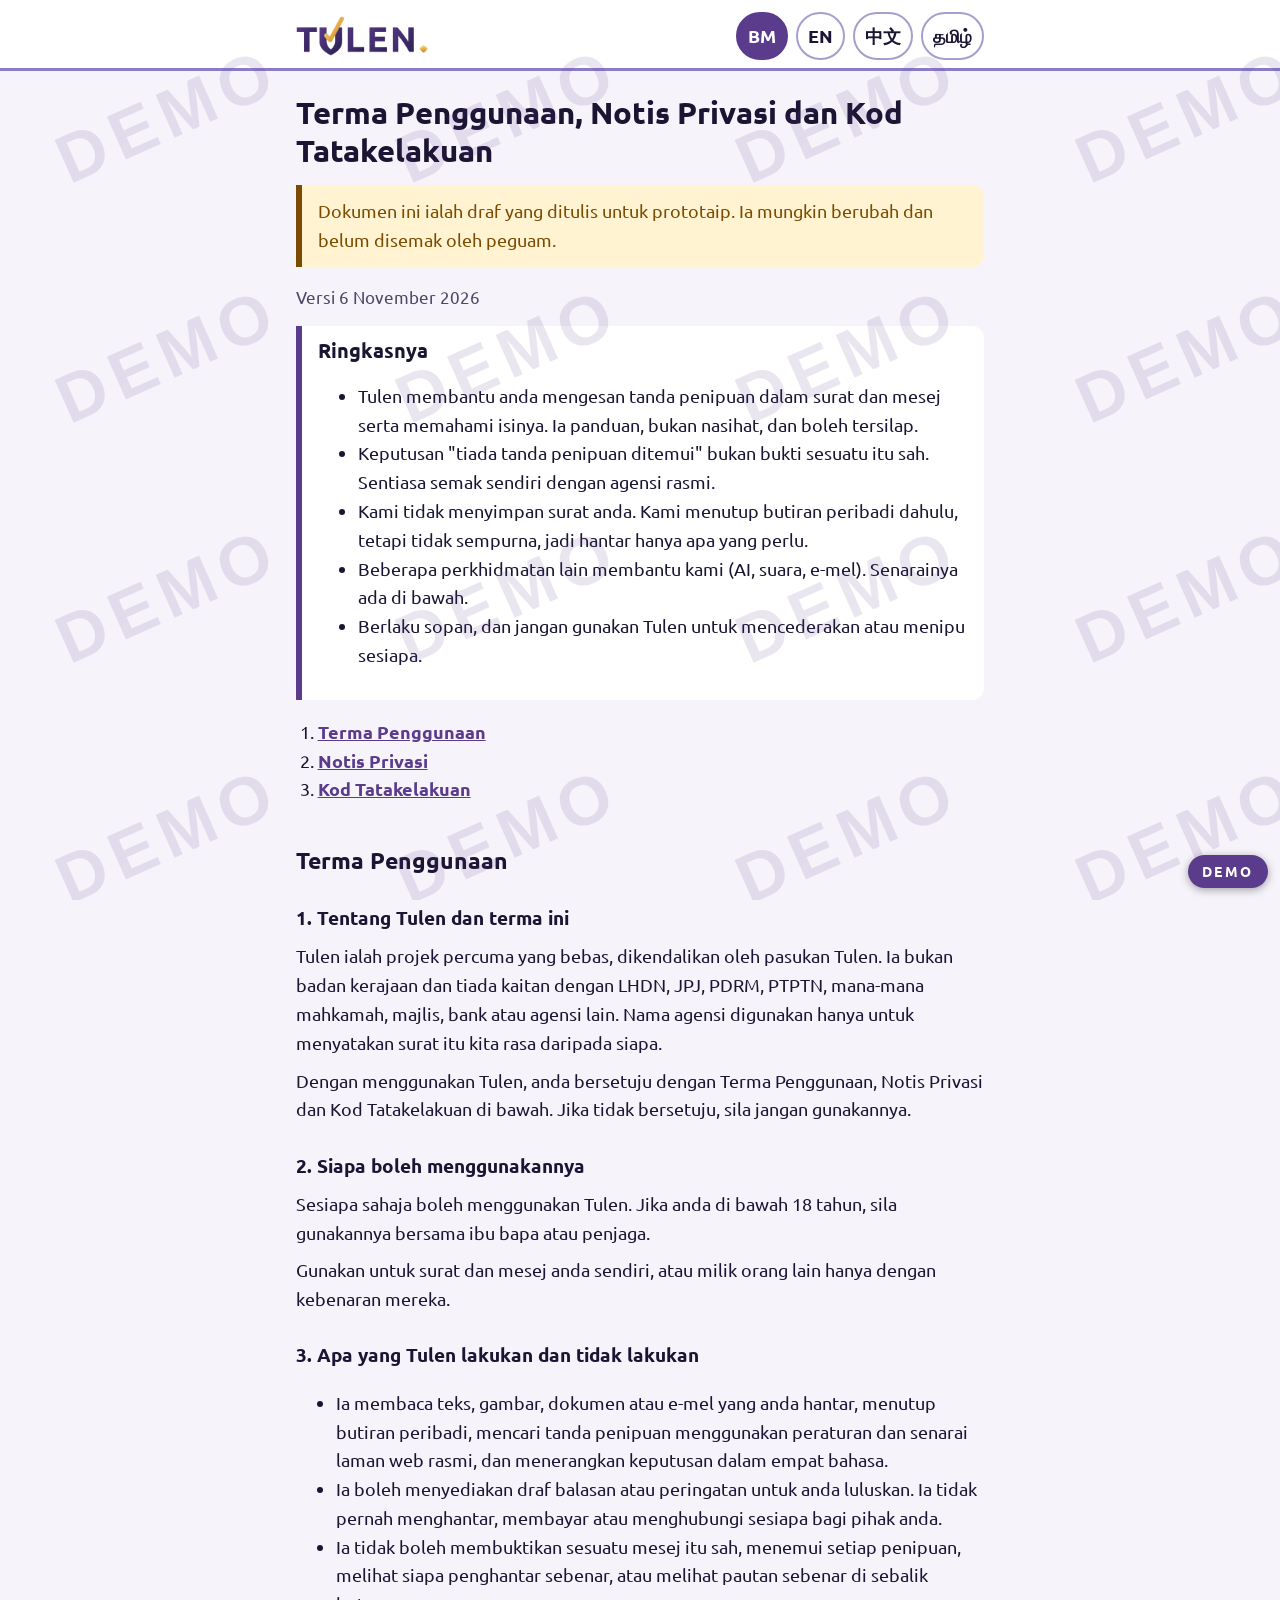
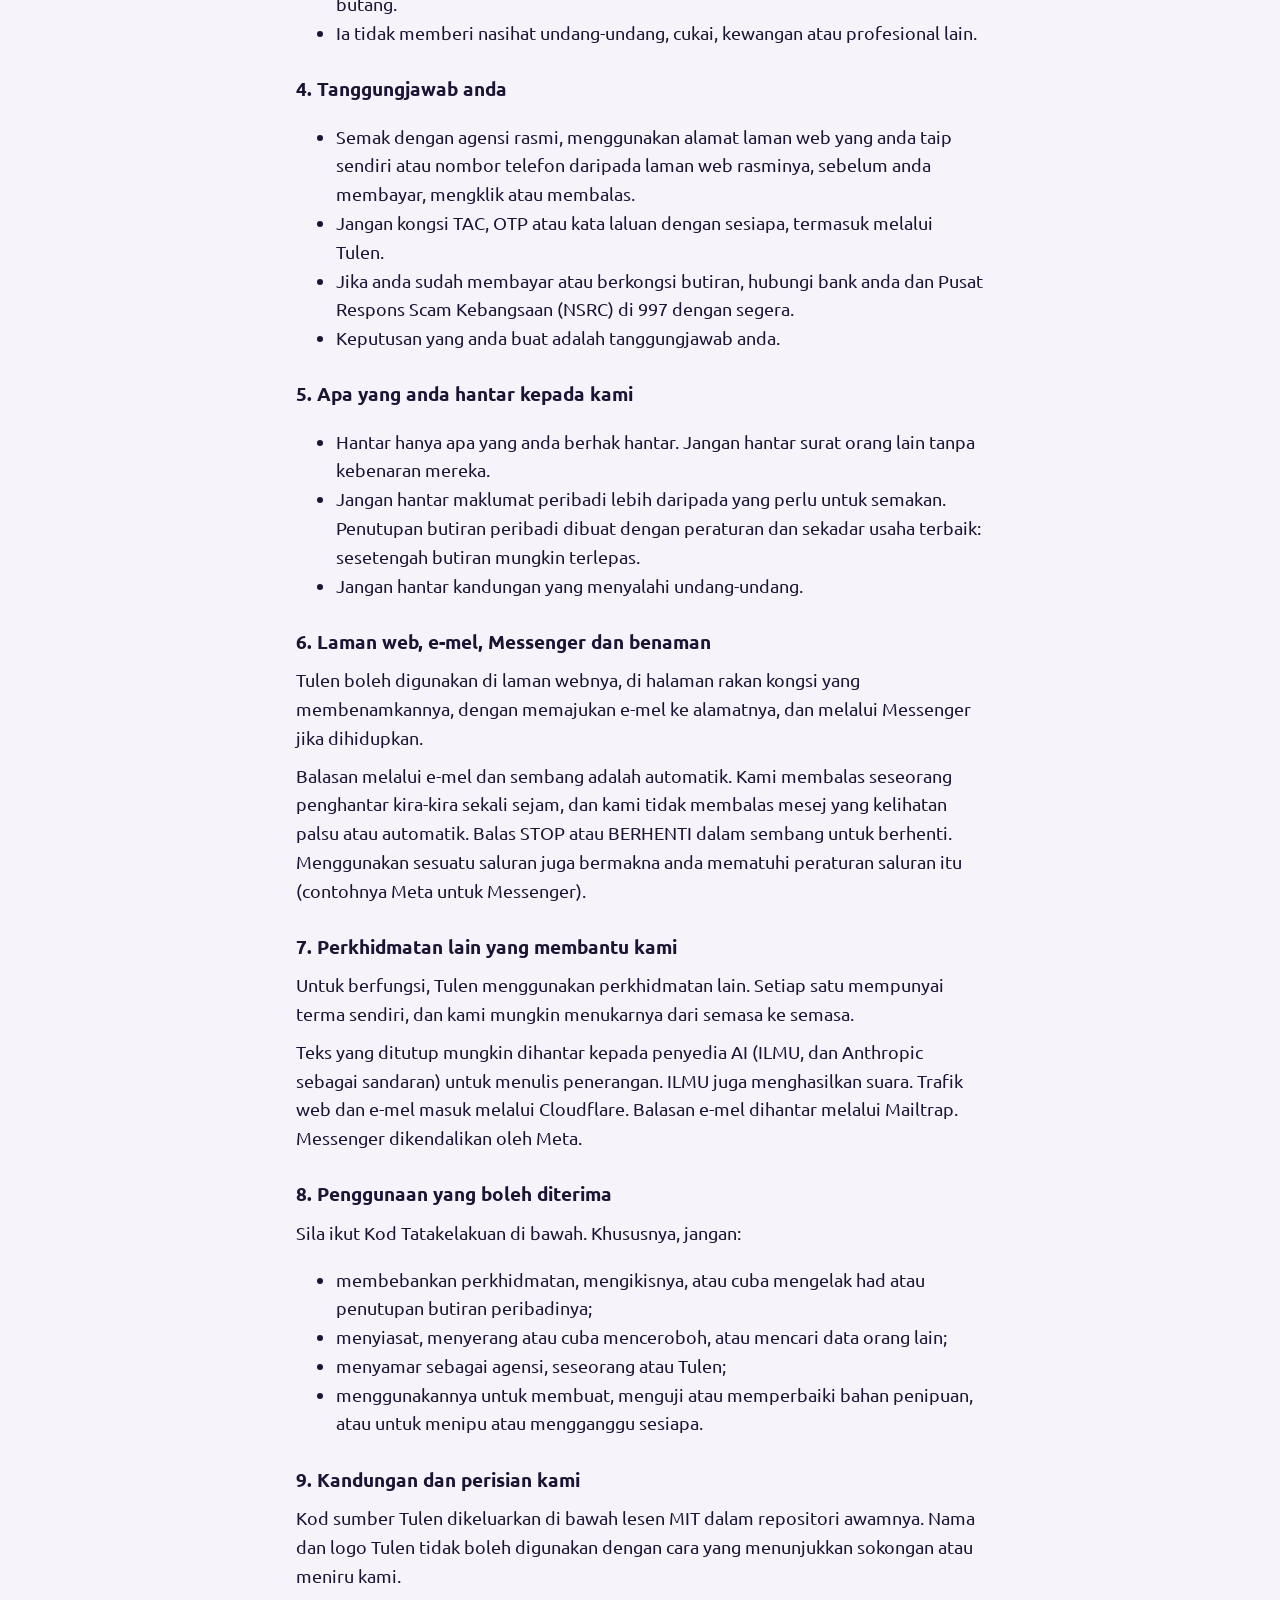
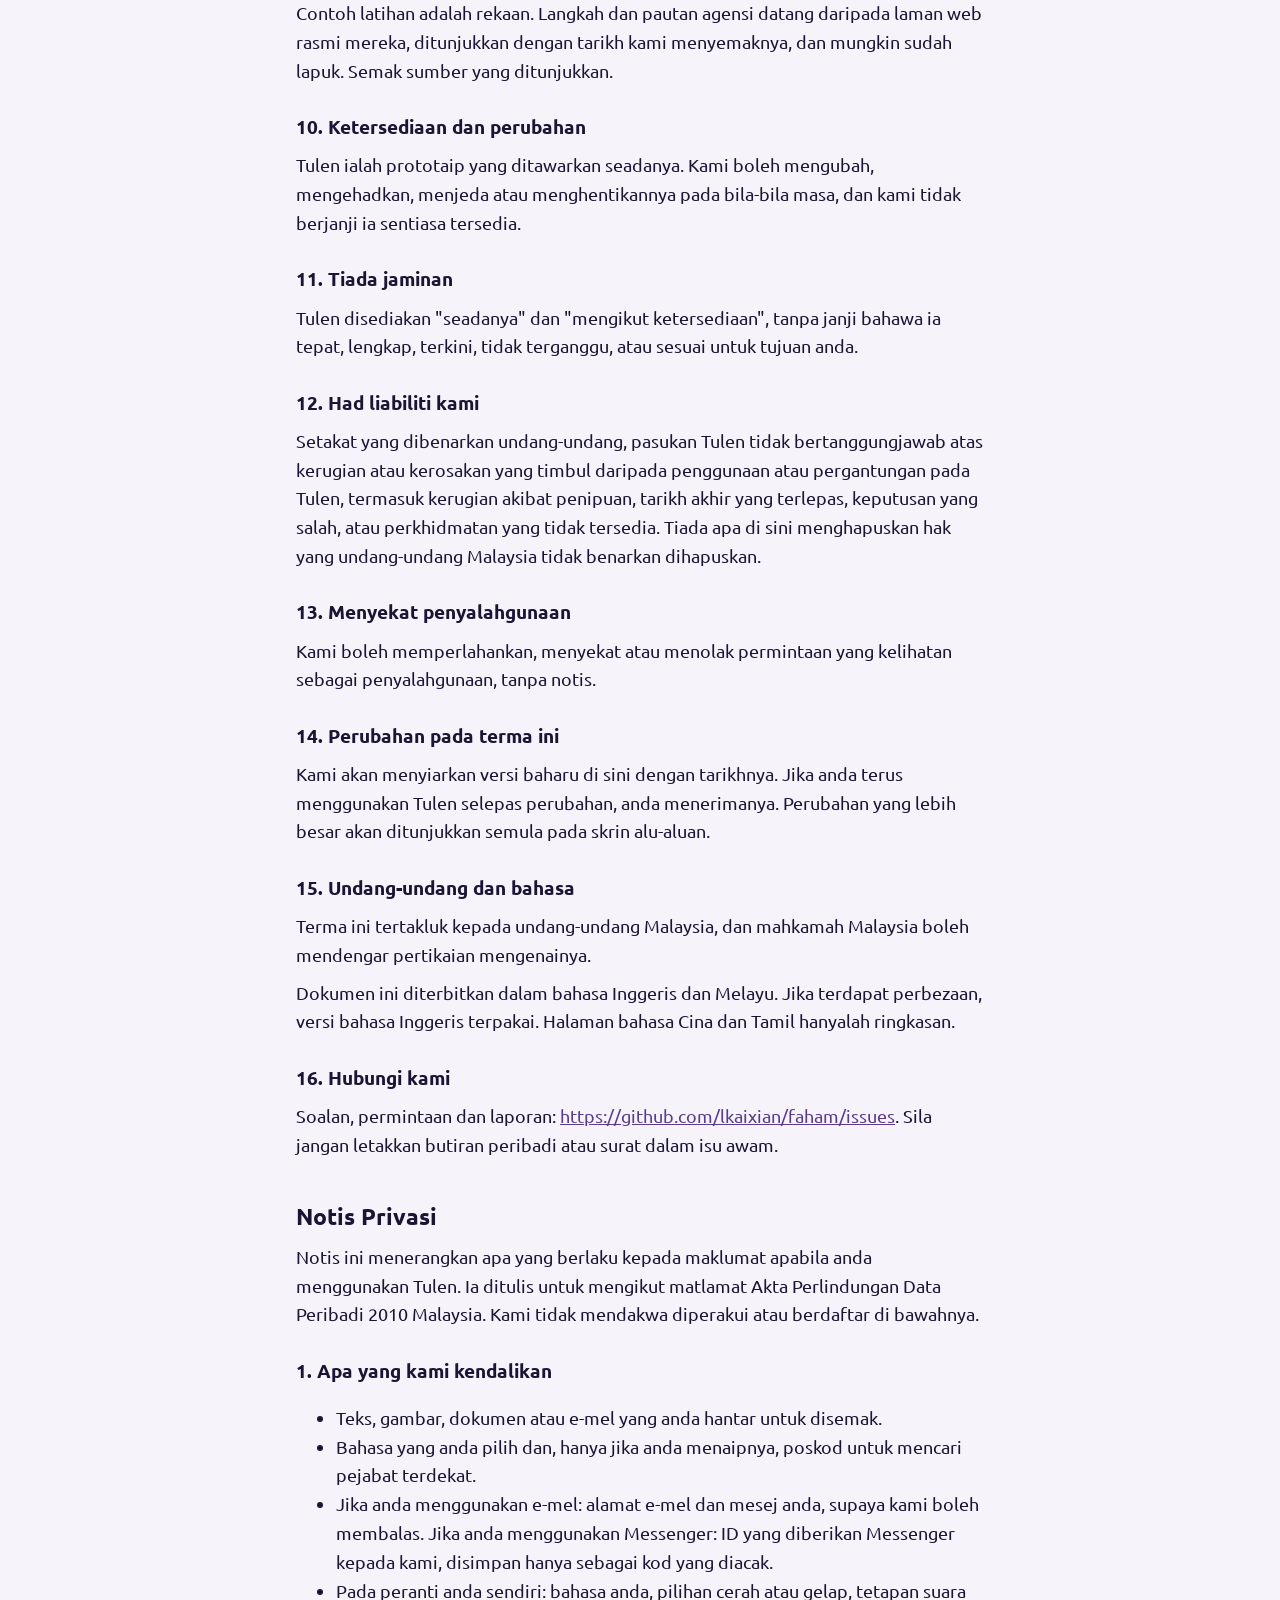
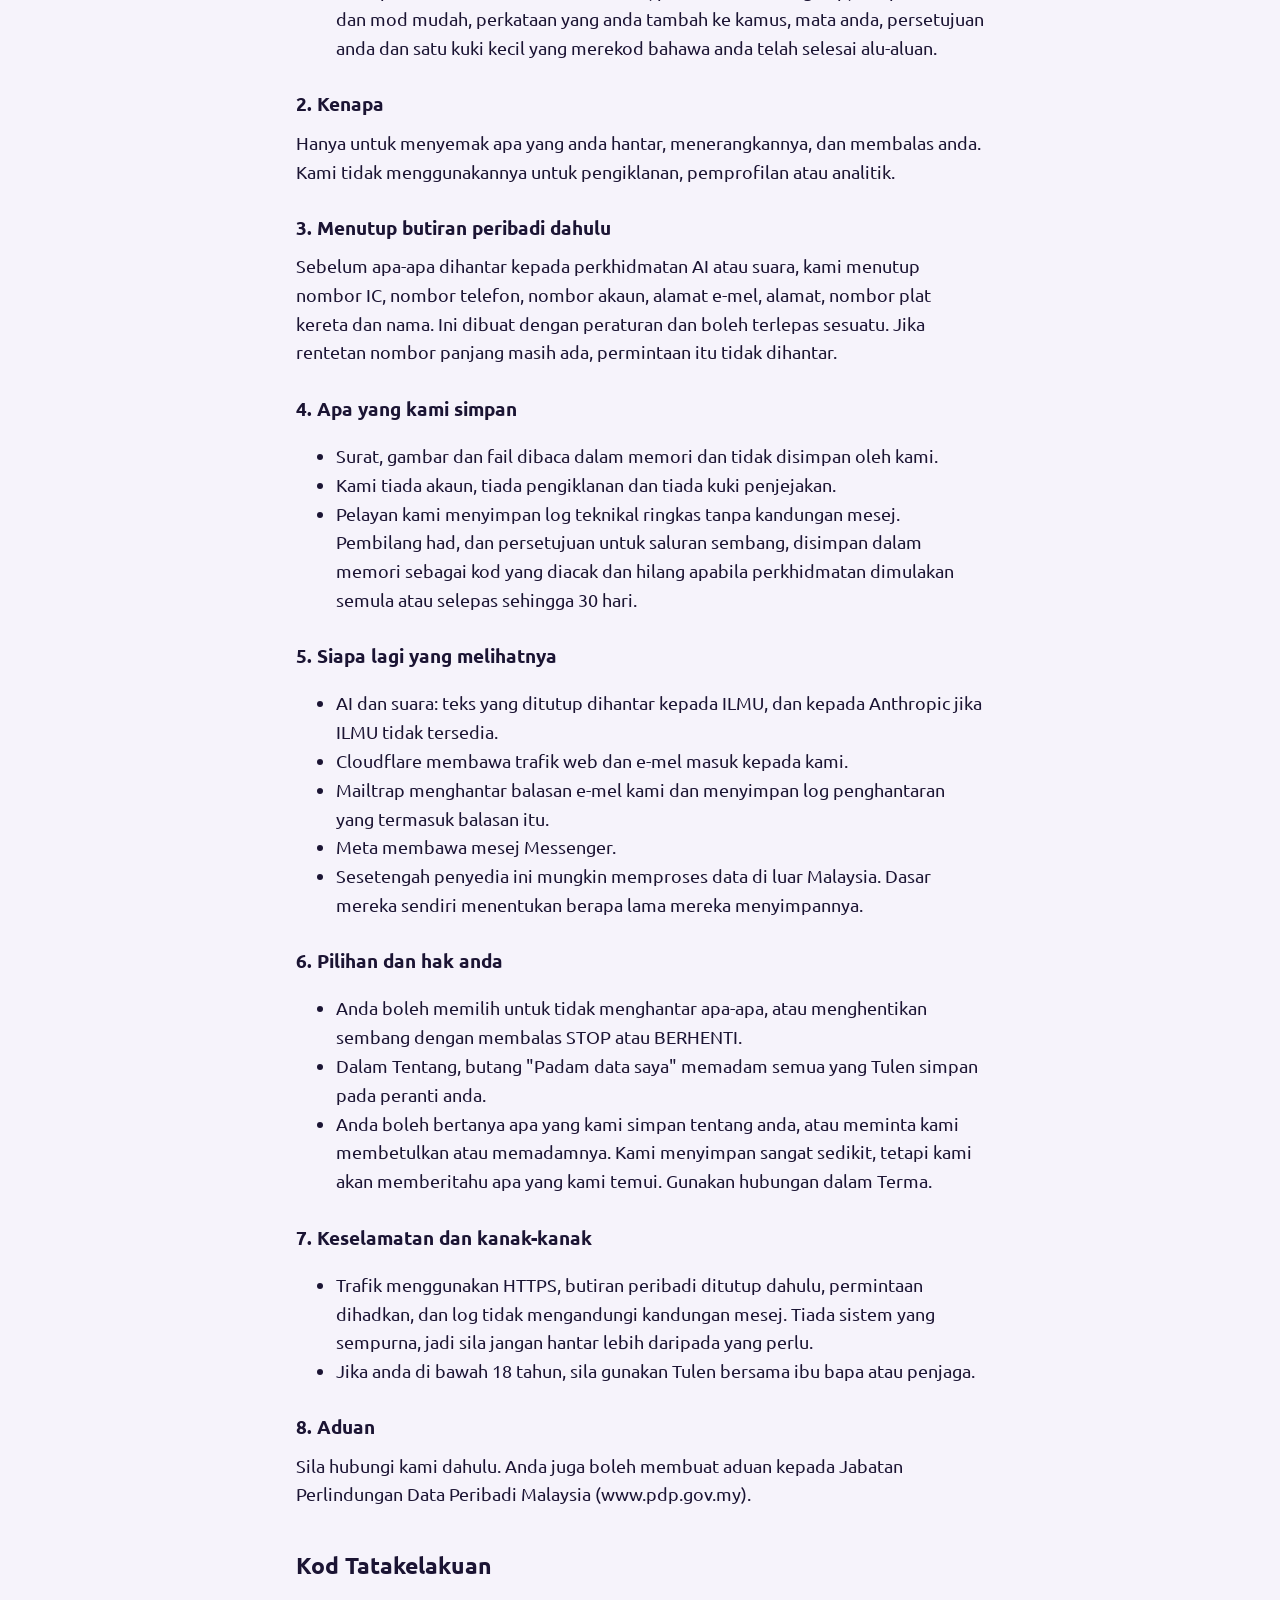
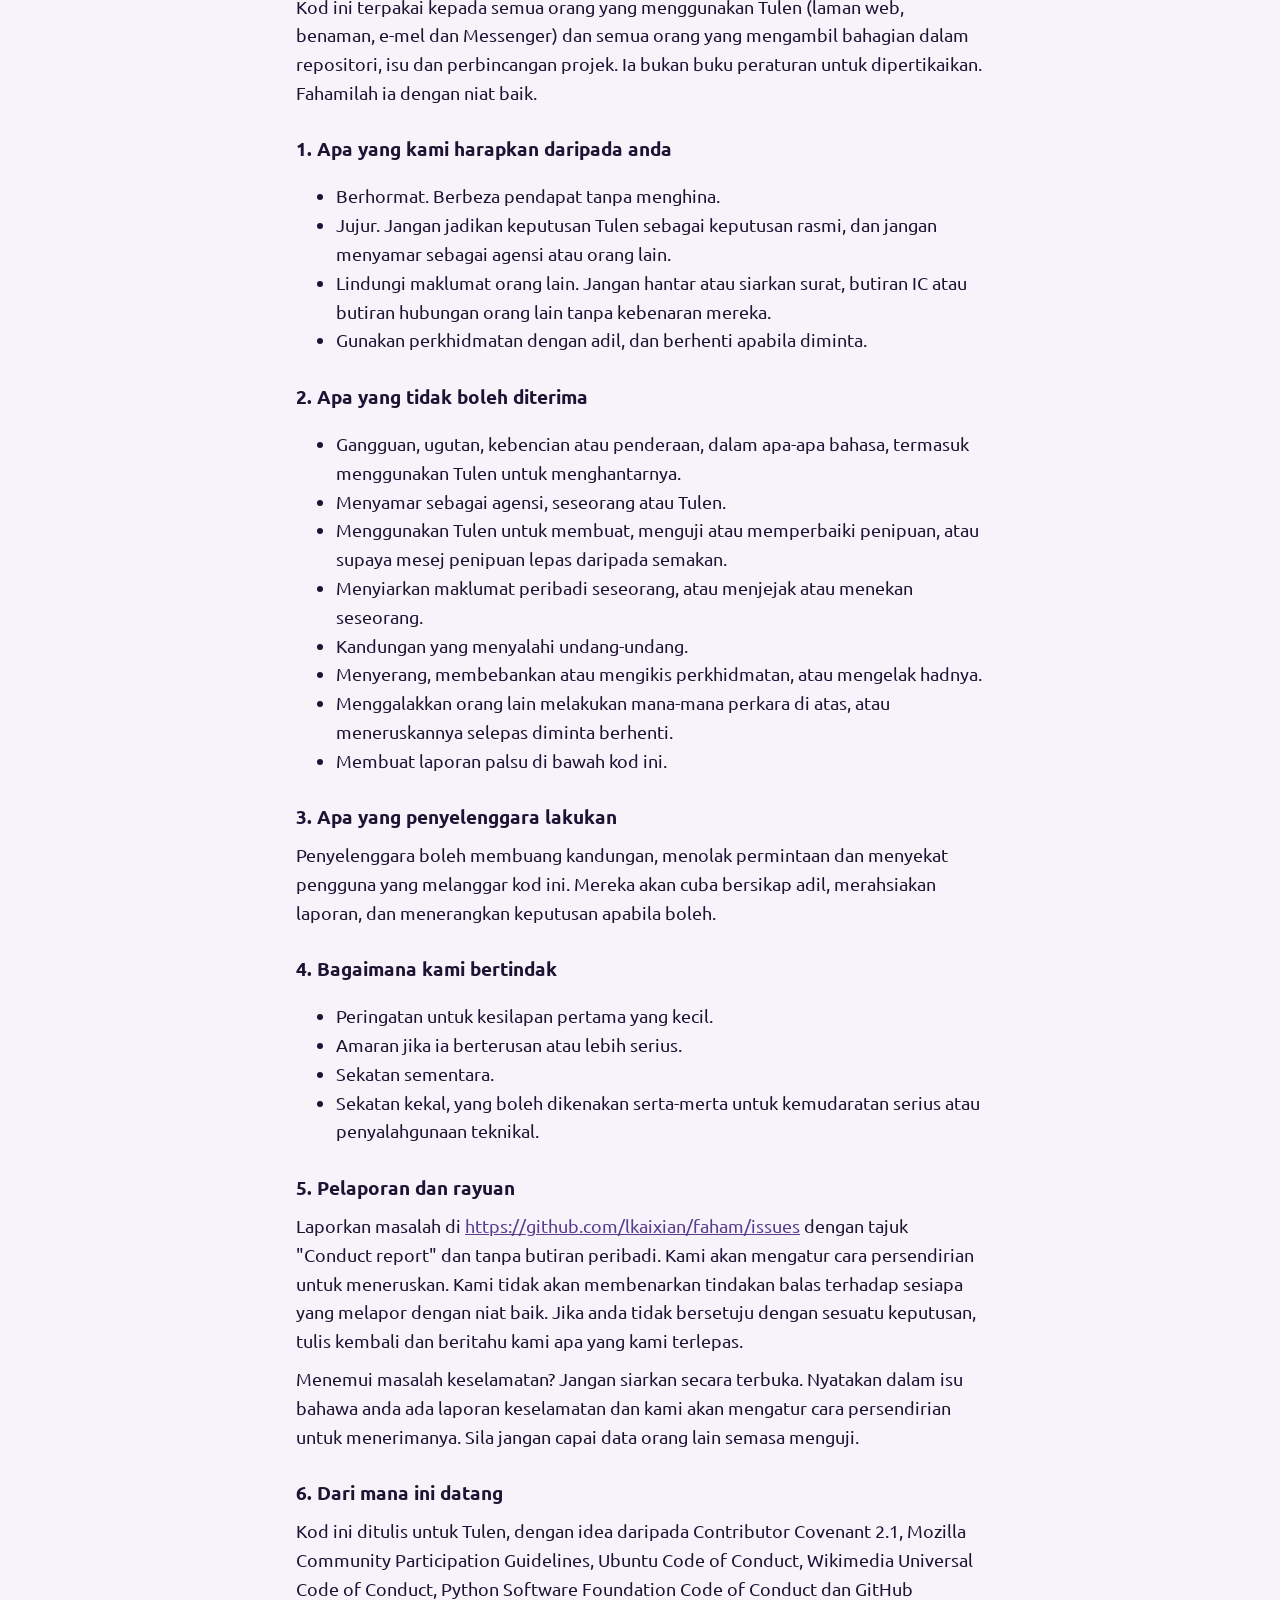
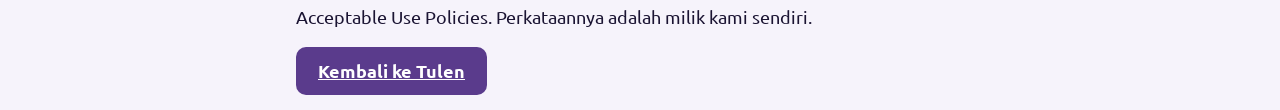
<file: frontend/terms.html>
<!doctype html>
<html lang="en">
<head>
  <meta charset="utf-8" />
  <meta name="viewport" content="width=device-width, initial-scale=1" />
  <title>Terms, Privacy and Code of Conduct · Tulen</title>
  <meta name="robots" content="noindex" />
  <link rel="icon" href="assets/img/favicon-32.png" type="image/png" sizes="32x32" />
  <link rel="icon" href="assets/img/favicon-256.png" type="image/png" sizes="256x256" />
  <link rel="apple-touch-icon" href="assets/img/apple-touch-icon.png" />
  <link rel="stylesheet" href="assets/css/fonts.css?v=2a12f096" />
  <link rel="stylesheet" href="assets/css/styles.css?v=5fc55b30" />
</head>
<body>
  <header class="top">
    <div class="wrap bar">
      <a class="brand" href="./"><img class="logo logo-l" src="assets/img/tulen-wordmark-light.png" alt="Tulen logo" width="132" height="40" /><img class="logo logo-d" src="assets/img/tulen-wordmark-dark.png" alt="Tulen logo" width="132" height="40" /></a>
      <div class="ctrls"><div class="chips uilang" id="uiChips" role="group"></div></div>
    </div>
  </header>
  <main class="wrap" id="main">
    <h1 id="tmTitle"></h1>
    <p class="note warn" id="tmDraft"></p>
    <div id="tmBody"></div>
    <p><a class="btn btn-primary" id="tmBack" href="./"></a></p>
  </main>
  <noscript><p class="wrap">This page needs JavaScript to show its text. Terms: use Tulen at your own risk; it gives guidance, not legal advice; always check with the official agency before you pay or act.</p></noscript>
  <script src="assets/js/i18n.js?v=5352ee0c"></script>
  <script src="assets/js/terms.js?v=0ba3caf0"></script>
</body>
</html>
</file>
<file: frontend/assets/css/fonts.css>
/* Ubuntu (SIL Ubuntu Font Licence 1.0), self-hosted so no visitor's address is sent to a font CDN. Latin only;
   Chinese and Tamil fall back to the system fonts listed in --font. */
@font-face { font-family: "Ubuntu"; font-style: normal; font-weight: 400; font-display: swap; src: url(../fonts/ubuntu-latin-ext-400.woff2) format("woff2"); unicode-range: U+0100-02BA, U+02BD-02C5, U+02C7-02CC, U+02CE-02D7, U+02DD-02FF, U+0304, U+0308, U+0329, U+1D00-1DBF, U+1E00-1E9F, U+1EF2-1EFF, U+2020, U+20A0-20AB, U+20AD-20C4, U+2113, U+2C60-2C7F, U+A720-A7FF; }
@font-face { font-family: "Ubuntu"; font-style: normal; font-weight: 400; font-display: swap; src: url(../fonts/ubuntu-latin-400.woff2) format("woff2"); unicode-range: U+0000-00FF, U+0131, U+0152-0153, U+02BB-02BC, U+02C6, U+02DA, U+02DC, U+0304, U+0308, U+0329, U+2000-206F, U+20AC, U+2122, U+2191, U+2193, U+2212, U+2215, U+FEFF, U+FFFD; }
@font-face { font-family: "Ubuntu"; font-style: normal; font-weight: 500; font-display: swap; src: url(../fonts/ubuntu-latin-ext-500.woff2) format("woff2"); unicode-range: U+0100-02BA, U+02BD-02C5, U+02C7-02CC, U+02CE-02D7, U+02DD-02FF, U+0304, U+0308, U+0329, U+1D00-1DBF, U+1E00-1E9F, U+1EF2-1EFF, U+2020, U+20A0-20AB, U+20AD-20C4, U+2113, U+2C60-2C7F, U+A720-A7FF; }
@font-face { font-family: "Ubuntu"; font-style: normal; font-weight: 500; font-display: swap; src: url(../fonts/ubuntu-latin-500.woff2) format("woff2"); unicode-range: U+0000-00FF, U+0131, U+0152-0153, U+02BB-02BC, U+02C6, U+02DA, U+02DC, U+0304, U+0308, U+0329, U+2000-206F, U+20AC, U+2122, U+2191, U+2193, U+2212, U+2215, U+FEFF, U+FFFD; }
@font-face { font-family: "Ubuntu"; font-style: normal; font-weight: 700; font-display: swap; src: url(../fonts/ubuntu-latin-ext-700.woff2) format("woff2"); unicode-range: U+0100-02BA, U+02BD-02C5, U+02C7-02CC, U+02CE-02D7, U+02DD-02FF, U+0304, U+0308, U+0329, U+1D00-1DBF, U+1E00-1E9F, U+1EF2-1EFF, U+2020, U+20A0-20AB, U+20AD-20C4, U+2113, U+2C60-2C7F, U+A720-A7FF; }
@font-face { font-family: "Ubuntu"; font-style: normal; font-weight: 700; font-display: swap; src: url(../fonts/ubuntu-latin-700.woff2) format("woff2"); unicode-range: U+0000-00FF, U+0131, U+0152-0153, U+02BB-02BC, U+02C6, U+02DA, U+02DC, U+0304, U+0308, U+0329, U+2000-206F, U+20AC, U+2122, U+2191, U+2193, U+2212, U+2215, U+FEFF, U+FFFD; }
</file>
<file: frontend/assets/css/styles.css>
/* Design decisions (public-service tool; ENERGY 1 / RHYTHM 2 / MOTION 1). One reason each.
   - Ubuntu (self-hosted, Latin only, 3 weights, about 220 KB): friendly and very legible for older readers; no third-party request.
     Chinese and Tamil use the device fonts listed after it.
   - 18px base and 1.6 line height: older readers on small screens.
   - One deep teal accent (7:1 on white): calm and institutional; used only for actions, links and focus.
   - Red, amber and green-grey are reserved for verdicts and always sit beside an icon and words, never color alone.
   - Flat cards with one 12px radius, only around groups of related fields; the page itself stays plain.
   - Single 720px column, no sidebar or grid: one task per screen, easy to read aloud and to follow with a screen reader.
   - Gradients only in the phone layer (header, menu sheet, hero card, primary button), taken from the logo's plum and gold.
     No blur, orbs or emoji; icons are inline SVG using currentColor so they follow the theme.
   - Tap targets are at least 48px (seniors, shaky hands) so thumbs and shaky hands hit them first time.
   - Motion (dial 2): short opacity fades between pages, one 220ms rise for the result, one ring on the verdict, smooth accordions,
     press feedback, toast fade, a calm 4-stage progress bar. Each explains state or confirms an action. All off under prefers-reduced-motion.
   - Dark theme is a swap of the color tokens below, not a second design.
*/
:root {
  --bg: #f6f3fb; --surface: #ffffff; --text: #1b1433; --muted: #4d4768; --line: #a79ece;
  --accent: #5a3b8c; --on-accent: #ffffff; --link: #5a3b8c; --plum: #2a1e4d; --lavender: #8b7cc7;
  --bad: #a3190f; --bad-bg: #fdecea; --warn: #7a4b00; --warn-bg: #fff3d1; --ok: #1d5a3a; --ok-bg: #e6f2ec;
  --r: 12px; --font: "Ubuntu", system-ui, -apple-system, "Segoe UI", Roboto, "Noto Sans", "Noto Sans SC", "PingFang SC", "Microsoft YaHei", "Noto Sans Tamil", "Latha", "Nirmala UI", sans-serif;
}
[data-theme="dark"] {
  --bg: #0e0b1d; --surface: #1a1433; --text: #ece9f7; --muted: #b7b0d6; --line: #675c9c;
  --accent: #a99be0; --on-accent: #150f2b; --link: #c9c2e3; --plum: #2a1e4d; --lavender: #8b7cc7;
  --bad: #ffb4ab; --bad-bg: #3b1a18; --warn: #ffd27a; --warn-bg: #3a2c0a; --ok: #8fdcb0; --ok-bg: #12301f;
}
* { box-sizing: border-box; }
html { font-size: 18px; -webkit-text-size-adjust: 100%; }
html { interpolate-size: allow-keywords; }
html[lang="zh"] body { line-height: 1.7; }
html[lang="ta"] body { line-height: 1.85; }
html[lang="ta"] h1 { font-size: 1.45rem; }
html[lang="ta"] h1, html[lang="ta"] h2 { line-height: 1.45; }
html[lang="ta"] .btn, html[lang="ta"] .chip, html[lang="ta"] .top nav a { line-height: 1.5; }
body { margin: 0; background: var(--bg); color: var(--text); font: 1rem/1.6 var(--font); }
[hidden] { display: none !important; }
a { color: var(--link); }
h1 { font-size: 1.7rem; line-height: 1.25; margin: 1.2rem 0 .5rem; }
h2 { font-size: 1.3rem; line-height: 1.3; margin: 1.8rem 0 .6rem; }
h2.h3 { font-size: 1.1rem; margin: .2rem 0 .6rem; }
p { margin: .5rem 0; }
.alt { display: block; font-size: 1.05rem; font-weight: 500; color: var(--muted); }
.lead { font-size: 1.05rem; }
.muted { color: var(--muted); font-size: .95rem; }
.wrap { max-width: 720px; margin: 0 auto; padding: 0 16px; }
.skip { position: absolute; left: -999px; top: 8px; background: var(--accent); color: var(--on-accent); padding: 10px 14px; border-radius: 8px; z-index: 10; }
.skip:focus { left: 8px; }
:focus-visible { outline: 3px solid var(--accent); outline-offset: 2px; }
[data-theme="dark"] :focus-visible { outline-color: #fff; }
main { padding-bottom: 32px; }
main:focus { outline: none; }
h1:focus, h2:focus { outline: none; }

/* header */
.top { background: var(--surface); border-bottom: 3px solid var(--lavender); }
.bar { display: flex; align-items: center; gap: 10px; min-height: 56px; flex-wrap: wrap; padding-block: 12px 8px; }
.brand { font-weight: 800; font-size: 1.3rem; letter-spacing: .04em; color: var(--accent); text-decoration: none; min-height: 48px; display: inline-flex; align-items: center; }
.brand { margin-right: auto; gap: 10px; }
.logo { height: 40px; width: auto; display: block; }
.logo-d, [data-theme="dark"] .logo-l { display: none; }
[data-theme="dark"] .logo-d { display: block; }
.mode { order: 3; flex-basis: 100%; display: flex; flex-wrap: wrap; gap: 6px; font-size: .85rem; color: var(--muted); padding-bottom: 6px; }
.pill { display: inline-flex; align-items: center; gap: 6px; padding: 2px 10px; border: 1px solid var(--line); border-radius: 999px; background: var(--bg); color: var(--text); }
.pill i { width: 9px; height: 9px; border-radius: 50%; background: var(--muted); flex: none; }
.pill[data-s="on"] i { background: var(--ok); }
.pill[data-s="off"] i { background: var(--warn); }
.top nav { display: flex; flex-wrap: wrap; gap: 4px; padding-bottom: 8px; }
.top nav a { min-height: 48px; display: inline-flex; align-items: center; padding: 0 12px; border-radius: 8px; text-decoration: none; color: var(--text); font-weight: 600; }
.top nav a[aria-current="page"] { background: var(--accent); color: var(--on-accent); }

/* buttons */
.btn { font: inherit; font-weight: 600; min-height: 48px; padding: 0 20px; border-radius: 10px; border: 2px solid transparent; cursor: pointer; display: inline-flex; align-items: center; justify-content: center; gap: 8px; margin: 6px 8px 6px 0; text-align: center; }
.btn svg { width: 20px; height: 20px; fill: none; stroke: currentColor; stroke-width: 2; stroke-linecap: round; stroke-linejoin: round; }
.btn-primary { background: var(--accent); color: var(--on-accent); }
.btn-secondary { background: transparent; color: var(--link); border-color: var(--accent); }
.btn-quiet { background: transparent; color: var(--text); border-color: var(--line); min-height: 48px; }
.btn-big { min-height: 56px; font-size: 1.1rem; }
.btn:disabled { opacity: .55; cursor: not-allowed; }
.bar .btn { margin: 0; }
.ctrls { display: flex; flex-direction: column; align-items: flex-end; gap: 6px; flex: 1 1 0; min-width: 0; }
.tools { display: flex; flex-wrap: wrap; justify-content: flex-end; gap: 6px; }   /* Easy mode, theme and voice stay together on their own row */
.ctrls .btn { min-height: 44px; padding: 0 12px; gap: 6px; }
@media (max-width: 520px) { .ctrls { flex-basis: 100%; align-items: flex-start; } .tools { justify-content: flex-start; } }
.uilang { gap: 6px; }
.uilang .chip { min-width: 44px; padding: 0 10px; }

/* form */
.card { background: var(--surface); border: 1px solid var(--line); border-radius: var(--r); padding: 18px; margin: 16px 0; }
label, .label { display: block; font-weight: 600; margin: 14px 0 6px; }
label:first-child { margin-top: 0; }
textarea, input[type="text"], input[type="search"], select { width: 100%; font: inherit; color: var(--text); background: var(--bg); border: 2px solid var(--line); border-radius: 10px; padding: 10px 12px; min-height: 48px; }
textarea { resize: vertical; }
input[type="file"] { width: 100%; font: inherit; }
input[type="file"]::file-selector-button { font: inherit; font-weight: 600; min-height: 48px; margin-right: 12px; padding: 0 16px; border-radius: 10px; border: 2px solid var(--accent); background: transparent; color: var(--link); cursor: pointer; }
textarea:disabled, input:disabled, select:disabled { opacity: .55; }
.row2 { display: grid; gap: 0 20px; }
@media (min-width: 600px) { .row2 { grid-template-columns: 1fr 1fr; } }
.chips { display: flex; flex-wrap: wrap; gap: 8px; }
.chip { font: inherit; font-weight: 600; min-height: 48px; min-width: 56px; padding: 0 16px; border-radius: 999px; border: 2px solid var(--line); background: transparent; color: var(--text); cursor: pointer; }
.chip[aria-pressed="true"] { background: var(--accent); border-color: var(--accent); color: var(--on-accent); }
.consent { margin-top: 16px; }
.tick { display: flex; gap: 12px; align-items: flex-start; font-weight: 400; margin: 0; }
.tick input { width: 28px; height: 28px; flex: none; margin: 2px 0 0; accent-color: var(--accent); }
.more { margin: 8px 0 0 40px; }
.more summary, details.more summary { cursor: pointer; min-height: 48px; display: flex; align-items: center; color: var(--link); text-decoration: underline; font-weight: 600; }
.err { color: var(--bad); font-weight: 600; margin: 12px 0 4px; }
.err:empty { display: none; }
.errbox .btn { margin-top: 0; }
.meta { display: flex; justify-content: space-between; gap: 12px; font-size: .9rem; margin: 4px 0 0; }
.vh { color: var(--muted); } .vh.warn { color: var(--warn); font-weight: 600; } .vh.good { color: var(--ok); }
.cnt { color: var(--muted); white-space: nowrap; }
textarea[aria-invalid="true"] { border-color: var(--warn); }
.hint { display: flex; flex-wrap: wrap; gap: 8px 20px; list-style: none; counter-reset: h; padding: 0; margin: 12px 0; }
.hint li { counter-increment: h; display: flex; align-items: center; gap: 8px; font-weight: 600; }
.hint li::before { content: counter(h); flex: none; width: 28px; height: 28px; border-radius: 50%; background: var(--accent); color: var(--on-accent); display: inline-flex; align-items: center; justify-content: center; font-size: .9rem; }

/* staged progress and skeletons */
.busy { padding: 8px 0 16px; }
.busy p { font-weight: 600; margin: 8px 0; }
.stages { list-style: none; display: grid; grid-template-columns: repeat(4, 1fr); gap: 6px; padding: 0; margin: 8px 0 14px; }
.stages li { border-top: 6px solid var(--line); padding-top: 4px; font-size: .85rem; color: var(--muted); transition: border-color .4s, color .4s; }
.stages li.done { border-color: var(--accent); }
.stages li.now { border-color: var(--accent); color: var(--text); font-weight: 700; }
.skel { height: 16px; border-radius: 8px; background: var(--line); opacity: .5; margin: 10px 0; animation: pulse 1.4s ease-in-out infinite; }
.skel.s2 { width: 80%; } .skel.s3 { width: 60%; }
@keyframes pulse { 50% { opacity: .22; } }
.note { border-left: 6px solid var(--accent); background: var(--surface); padding: 12px 16px; border-radius: 0 var(--r) var(--r) 0; margin: 16px 0; }
.note.warn { border-color: var(--warn); background: var(--warn-bg); color: var(--warn); }
.note.bad { border-color: var(--bad); background: var(--bad-bg); color: var(--bad); }
.note.bad a { color: inherit; font-weight: 700; }

/* examples */
details.ex { margin: 20px 0; }
details.ex > summary { cursor: pointer; min-height: 48px; display: flex; align-items: center; font-weight: 600; color: var(--link); text-decoration: underline; }
.examples { display: grid; gap: 10px; }
@media (min-width: 600px) { .examples { grid-template-columns: 1fr 1fr; } }
.example { font: inherit; text-align: left; min-height: 64px; padding: 10px 16px; border-radius: var(--r); border: 2px solid var(--line); background: var(--surface); color: var(--text); cursor: pointer; }
.example b { display: block; }
.example span { color: var(--muted); font-size: .9rem; }
.example:hover { border-color: var(--accent); }

/* verdict */
.verdict { display: flex; gap: 14px; align-items: flex-start; padding: 18px; border-radius: var(--r); border: 2px solid var(--c); border-left-width: 10px; background: var(--cb); color: var(--c); margin: 12px 0; }
.verdict svg, .ob-ico svg { width: 44px; height: 44px; flex: none; fill: none; stroke: currentColor; stroke-width: 2; stroke-linecap: round; stroke-linejoin: round; }
.verdict h1 { margin: 0 0 4px; font-size: 1.45rem; color: var(--c); }
.verdict p { margin: 0; color: var(--text); }
.v-likely_scam { --c: var(--bad); --cb: var(--bad-bg); }
.v-caution { --c: var(--warn); --cb: var(--warn-bg); }
.v-no_signals { --c: var(--ok); --cb: var(--ok-bg); }
.verdict.fresh { animation: ring .9s ease-out 1; }
@keyframes ring { from { box-shadow: 0 0 0 0 color-mix(in srgb, var(--c) 45%, transparent); } to { box-shadow: 0 0 0 10px transparent; } }
.rbar { position: sticky; top: 0; z-index: 5; display: flex; gap: 8px; padding: 8px 0; background: var(--bg); border-bottom: 1px solid var(--line); }
.rbar .btn { margin: 0; flex: 1; min-width: 0; padding: 0 12px; }
.vnote:empty { display: none; }
.next { border-width: 2px; border-color: var(--accent); }
.next-step { font-size: 1.15rem; font-weight: 600; margin: 4px 0 8px; }
.next .btn { margin-bottom: 0; }
.tag { display: inline-block; font-size: .8rem; font-weight: 700; border: 1px solid currentColor; border-radius: 6px; padding: 0 8px; margin-right: 8px; }

/* expandable groups */
details.grp { background: var(--surface); border: 1px solid var(--line); border-radius: var(--r); margin: 12px 0; }
details.grp > summary { list-style: none; cursor: pointer; min-height: 56px; padding: 0 18px; display: flex; align-items: center; justify-content: space-between; gap: 12px; }
details.grp > summary::-webkit-details-marker { display: none; }
details.grp > summary h2 { margin: 0; font-size: 1.15rem; }
details.grp > summary::after { content: ""; flex: none; width: .55em; height: .55em; border: solid var(--accent); border-width: 0 3px 3px 0; transform: rotate(45deg); transition: transform .2s; }
details.grp[open] > summary::after { transform: rotate(-135deg); }
.gbody { padding: 0 18px 14px; }
.gbody .btn { margin-bottom: 0; }

/* lists */
.reasons { list-style: none; padding: 0; margin: 0; }
.reasons li { display: flex; gap: 12px; padding: 12px 0; border-bottom: 1px solid var(--line); }
.reasons li:last-child { border: 0; }
.reasons svg { width: 26px; height: 26px; flex: none; fill: none; stroke: currentColor; stroke-width: 2; stroke-linecap: round; stroke-linejoin: round; margin-top: 2px; }
.r-risk svg, .r-risk .rk { color: var(--bad); }
.r-ok svg, .r-ok .rk { color: var(--ok); }
.r-info svg, .r-info .rk { color: var(--muted); }
.rk { display: block; font-weight: 700; font-size: .85rem; text-transform: uppercase; letter-spacing: .04em; }
ol.steps { padding-left: 1.4rem; margin: 8px 0; }
ol.steps li { padding: 4px 0 4px 4px; }
ol.steps li::marker { font-weight: 700; color: var(--accent); }
.facts { display: flex; flex-wrap: wrap; gap: 8px; margin: 12px 0; }
.fact { border: 1px solid var(--line); border-radius: 10px; padding: 6px 12px; background: var(--bg); }
.fact span { display: block; font-size: .8rem; color: var(--muted); }
.fact b { overflow-wrap: anywhere; }
.seg { display: flex; gap: 8px; margin: 8px 0; }
.seg .chip { flex: 1; border-radius: 10px; }
pre.draft, .msg { white-space: pre-wrap; overflow-wrap: anywhere; font: inherit; background: var(--bg); border: 1px solid var(--line); border-radius: 10px; padding: 12px; margin: 8px 0; }
.src { font-size: .9rem; color: var(--muted); margin-top: 12px; }
details.trace { border: 1px solid var(--line); border-radius: var(--r); background: var(--surface); padding: 0 16px; margin: 20px 0; }
details.trace summary { cursor: pointer; min-height: 48px; display: flex; align-items: center; font-weight: 600; }
.trace-list { list-style: none; padding: 0; font-size: .9rem; }
.trace-list li { padding: 6px 0; border-top: 1px solid var(--line); overflow-wrap: anywhere; }
.trace-list li.flag { color: var(--bad); }

/* practice, dictionary */
.sms { background: var(--bg); border: 1px solid var(--line); border-radius: 10px; padding: 14px; margin: 8px 0 12px; overflow-wrap: anywhere; }
.sms .from { font-size: .9rem; color: var(--muted); margin-bottom: 6px; }
.choices { display: flex; flex-wrap: wrap; gap: 4px; }
.choices .btn { flex: 1; min-width: 140px; }
.fb { border-left: 6px solid var(--c); background: var(--cb); padding: 12px 16px; border-radius: 0 var(--r) var(--r) 0; margin-top: 12px; }
.fb.right { --c: var(--ok); --cb: var(--ok-bg); }
.fb.wrong { --c: var(--bad); --cb: var(--bad-bg); }
.fb h3 { margin: 0 0 6px; font-size: 1.1rem; color: var(--c); }
.fb ul { margin: 6px 0; padding-left: 1.2rem; }
.bar-track { height: 12px; background: var(--bg); border: 1px solid var(--line); border-radius: 999px; overflow: hidden; }
.bar-track i { display: block; height: 100%; width: 0; background: var(--accent); }
.gloss { display: grid; gap: 10px; }
@media (min-width: 600px) { .gloss { grid-template-columns: 1fr 1fr; } }
.term { border: 1px solid var(--line); border-radius: var(--r); background: var(--surface); padding: 12px 16px; }
.term b { font-size: 1.1rem; }
.term small { display: block; color: var(--muted); }
.term.locked { background: transparent; border-style: dashed; color: var(--muted); }
.foot { padding: 20px 16px 40px; color: var(--muted); font-size: .9rem; }
.foot p { margin: 4px 0; }
#toast { position: fixed; left: 50%; bottom: 16px; transform: translate(-50%, 12px); max-width: 92vw; background: var(--text); color: var(--bg); padding: 12px 18px; border-radius: 10px; font-weight: 600; opacity: 0; pointer-events: none; z-index: 20; transition: opacity .2s, transform .2s; }
#toast.show { opacity: 1; transform: translate(-50%, 0); }

/* motion: purposeful only */
.view:not([hidden]), #checker:not([hidden]) { animation: fade .18s ease-out; }
#result:not([hidden]) { animation: rise .22s ease-out; }
@keyframes fade { from { opacity: 0; } }
@keyframes rise { from { opacity: 0; transform: translateY(8px); } }
.btn, .chip, .example { transition: transform .1s, background-color .15s, border-color .15s; }
.btn:active:not(:disabled), .chip:active, .example:active { transform: scale(.97); }
details.grp::details-content { height: 0; overflow: clip; transition: height .22s ease, content-visibility .22s allow-discrete; }
details.grp[open]::details-content { height: auto; }

@media (prefers-reduced-motion: reduce) {
  *, *::before, *::after { animation: none !important; transition: none !important; scroll-behavior: auto !important; }
  details.grp::details-content { transition: none; }
  #toast { transform: translateX(-50%); }
}

/* step flow and welcome dialog: one idea per screen, large targets */
.priv { display: flex; flex-wrap: wrap; align-items: center; gap: 0 8px; }
.priv a { display: inline-flex; align-items: center; min-height: 48px; font-weight: 600; }
.stepbar { margin: 12px 0 4px; }
.stepbar p { margin: 0 0 6px; font-weight: 700; }
.dots { display: flex; gap: 8px; list-style: none; padding: 0; margin: 0; }
.dots li { flex: 1; height: 8px; border-radius: 4px; background: var(--line); }
.dots li.on { background: var(--accent); }
.step { font-size: 1.1rem; }
.step .next-step { font-size: 1.3rem; }
.snav { display: flex; gap: 10px; margin: 16px 0; }
.snav .btn { flex: 1; margin: 0; min-height: 56px; font-size: 1.1rem; padding: 0 10px; }
.snav .btn-secondary { white-space: nowrap; }
.snav .btn-primary { flex: 1.6; }
.tap { width: 100%; margin: 12px 0 0; }
.alink { margin: 4px 0 0; }
.step details.more { margin: 8px 0 0; }
.ob { position: fixed; inset: 0; z-index: 30; background: var(--bg); overflow-y: auto; }
.ob .wrap { padding-top: 12px; }
.ob-ico { color: var(--accent); }
.ob-ico svg { width: 56px; height: 56px; }
.ob h2 { margin: 8px 0 8px; font-size: 1.5rem; }
.ob ul.ob-list { padding-left: 1.3rem; margin: 8px 0; font-size: 1.1rem; }
.ob ul.ob-list li { padding: 6px 0; }
.ob .tick { margin-top: 14px; }
.ob details.more { margin: 8px 0 0; }
.ob details.more > div { padding: 0 0 8px; }
.ob .call { display: flex; width: 100%; text-decoration: none; margin: 8px 0; }
@media (max-width: 420px) { .ob .chip { min-width: 48px; padding: 0 12px; } }
.step h2 { margin: 0 0 .6rem; font-size: 1.3rem; }
.ob .snav { position: sticky; bottom: 0; background: var(--bg); padding: 10px 0; margin: 0; border-top: 1px solid var(--line); }

/* files, summary list and Connect page: same tokens, same 48px targets */
.drop { border: 2px dashed var(--line); border-radius: var(--r); padding: 12px 14px; background: var(--bg); transition: border-color .15s, background-color .15s; }
.drop.over { border-color: var(--accent); background: var(--surface); }
.upbtns { display: flex; flex-wrap: wrap; gap: 4px; }
.upbtns .btn { flex: 1 1 200px; margin: 4px 0; }
.dropnote { margin: 4px 0 0; }
.drop .muted { margin: 4px 0; }
@media (pointer: coarse) { .dropnote { display: none; } }
@media (pointer: fine) { .photo-btn { display: none; } }
.files, .flist { list-style: none; padding: 0; margin: 10px 0 0; }
.file { display: flex; align-items: center; gap: 12px; padding: 10px 12px; margin: 8px 0; border: 1px solid var(--line); border-radius: var(--r); background: var(--surface); flex-wrap: wrap; }
.file.bad { border-color: var(--bad); }
.fico { flex: none; color: var(--accent); }
.fico svg, .fitem > svg { width: 36px; height: 36px; flex: none; fill: none; stroke: currentColor; stroke-width: 2; stroke-linecap: round; stroke-linejoin: round; }
.finfo { flex: 1 1 100px; min-width: 0; display: grid; gap: 2px; }
.finfo b, .fname { overflow-wrap: anywhere; }
.finfo .err { margin: 2px 0 0; font-size: .95rem; }
.file .btn { margin: 0; flex: none; padding: 0 12px; min-height: 48px; }
.file .btn svg { width: 18px; height: 18px; }
progress { width: 100%; height: 10px; accent-color: var(--accent); }
.eyebrow { margin: 14px 0 0; font-weight: 700; color: var(--muted); text-transform: uppercase; letter-spacing: .04em; font-size: .85rem; }
.bigsum { font-size: 1.6rem; margin: 4px 0 8px; }
.flist li { margin: 10px 0; }
.fitem { display: flex; gap: 14px; align-items: center; width: 100%; min-height: 64px; padding: 12px 14px; text-align: left; font: inherit; color: var(--c); background: var(--cb); border: 2px solid var(--c); border-left-width: 10px; border-radius: var(--r); }
button.fitem { cursor: pointer; }
.fitem > span { display: grid; gap: 2px; min-width: 0; color: var(--text); }
.fitem b { color: var(--c); }
.fitem .why { margin-top: 4px; }
.v-skip { --c: var(--muted); --cb: var(--surface); }
.fname { font-weight: 400; }
.na { margin: 8px 0 0; padding: 12px 14px; border: 1px dashed var(--line); border-radius: 10px; color: var(--muted); }
.copybox { display: block; width: 100%; font: inherit; color: var(--text); background: var(--bg); border: 2px solid var(--line); border-radius: 10px; padding: 10px 12px; min-height: 48px; }
.code { font: .85rem/1.5 ui-monospace, Consolas, monospace; resize: vertical; }
#connectBody .btn-big { display: flex; text-decoration: none; margin: 12px 0 8px; }
#connectBody .card .btn { margin-top: 10px; }
.embed-note { margin: 8px 0 0; }
body[data-embed] main { padding-bottom: 8px; }
body[data-embed] h1 { margin-top: .6rem; }
.na b { display: block; }

/* message pane beside the result: evidence marks (risk / good sign / note) and the original file */
.hl { border-radius: 4px; padding: 1px 3px; color: var(--text); }
.hl-risk { background: var(--bad-bg); box-shadow: inset 0 -2px 0 var(--bad); }
.hl-ok { background: var(--ok-bg); box-shadow: inset 0 -2px 0 var(--ok); }
.hl-info { background: var(--warn-bg); box-shadow: inset 0 -2px 0 var(--warn); }
mark.hl.pulse { animation: markflash 1.4s ease-out; }
@keyframes markflash { 0%, 40% { outline: 3px solid var(--accent); outline-offset: 2px; } 100% { outline: 3px solid transparent; outline-offset: 2px; } }
.doclegend { display: flex; flex-wrap: wrap; gap: 8px; margin: 8px 0; font-size: .85rem; }
.doctext { white-space: pre-wrap; word-break: break-word; font: inherit; line-height: 1.7; margin: 0; padding: 12px; border: 1px solid var(--line); border-radius: 10px; max-height: 70vh; overflow: auto; }
.orig { width: 100%; border: 1px solid var(--line); border-radius: 10px; }
iframe.orig { height: 70vh; }
img.orig { max-height: 70vh; object-fit: contain; }
.seeit { min-height: 32px; padding: 2px 10px; margin-left: 6px; font-size: .85rem; text-decoration: underline; }
.docpane { margin-top: 16px; }
@media (min-width: 980px) {
  #main:has(#view-check:not([hidden]) #result.split:not([hidden])) { max-width: 1120px; }
  #result.split { display: grid; grid-template-columns: minmax(0, 1fr) minmax(0, 1fr); gap: 24px; align-items: start; }
  #result.split .docpane { position: sticky; top: 12px; margin-top: 0; }
}
@media (prefers-reduced-motion: reduce) { mark.hl.pulse { animation: none; outline: 3px solid var(--accent); } }

/* ---------- Welcome intro (first visit per session) ---------- */
#intro { position: fixed; inset: 0; z-index: 100; display: grid; place-items: center; text-align: center; background: var(--bg); transition: opacity .6s ease, visibility .6s ease; }
#intro.hide { opacity: 0; visibility: hidden; }
#intro.static, #intro.static.hide { transition: none; }
#neural { position: absolute; inset: 0; width: 100%; height: 100%; }
.intro-inner { position: relative; z-index: 1; display: flex; flex-direction: column; align-items: center; gap: 18px; padding: 24px; max-width: 720px; }
.intro-inner .logo { width: min(280px, 72vw); height: auto; }
.intro-kicker { font-size: .8rem; letter-spacing: .2em; text-transform: uppercase; color: var(--muted); }
.intro-title { margin: 0; font-size: clamp(2rem, 7vw, 3.6rem); line-height: 1.1; min-height: 1.2em; }
.intro-title .caret { display: inline-block; width: 4px; height: .85em; margin-left: 6px; background: var(--accent); vertical-align: -0.08em; animation: introBlink 1s steps(1) infinite; }
.intro-sub { margin: 0; font-size: 1.1rem; color: var(--muted); opacity: 0; transform: translateY(8px); transition: opacity .7s ease, transform .7s ease; }
.intro-sub b { color: var(--text); }
.intro-sub.show { opacity: 1; transform: none; }
.intro-boot { font-family: ui-monospace, Consolas, monospace; font-size: .85rem; color: var(--muted); min-height: 1.4em; }
.intro-actions { opacity: 0; transition: opacity .6s ease; }
.intro-actions.show { opacity: 1; }
.skip-link { position: absolute; right: 20px; bottom: 20px; z-index: 2; background: var(--surface); }
@keyframes introBlink { 50% { opacity: 0; } }
@media (prefers-reduced-motion: reduce) { .intro-title .caret { animation: none; } .intro-sub, .intro-actions { transition: none; } }
/* ---------- Safety tools: I already paid, Someone just called, voice input ---------- */
.paid-btn { background: var(--bad); color: #fff; border-color: var(--bad); margin-left: auto; }
#paid { position: fixed; inset: 0; z-index: 90; overflow: auto; background: var(--bg); padding: 16px 0 48px; }
#paid[hidden] { display: none; }
.paidcard .pstep { padding: 14px 0; border-top: 2px solid var(--line); }
.paidcard .pstep:first-of-type { border-top: 0; }
.script { margin: 8px 0 12px; padding: 14px 16px; border-left: 6px solid var(--accent); background: var(--surface); font-size: 1.1rem; }
.rowbtns { display: flex; gap: 12px; flex-wrap: wrap; }
.callq { font-size: 1.5rem; line-height: 1.35; margin: .4rem 0 1rem; }
.yn { display: grid; grid-template-columns: 1fr 1fr; gap: 14px; margin-bottom: 12px; }
.yn .btn { min-height: 72px; font-size: 1.5rem; }
.yn .yes { background: var(--bad); color: #fff; border-color: var(--bad); }
.yn .no { background: var(--surface); color: var(--text); border-color: var(--text); }
.callres .hangup { font-size: 2.2rem; line-height: 1.15; margin: .2rem 0 .6rem; }
.callres.c-scam { border: 4px solid var(--bad); }
.callres.c-scam .hangup { color: var(--bad); }
.callres.c-caution { border: 4px solid var(--warn); }
.mic { margin-top: 8px; min-height: 56px; }
@media (max-width: 480px) { .paid-btn { margin-left: 0; width: 100%; } }

/* ---------- easy (senior) mode: html[data-senior]. Bigger type, one thing per screen, nothing that is not needed ---------- */
.senior-banner { display: flex; flex-wrap: wrap; align-items: center; gap: 8px 16px; justify-content: space-between; background: color-mix(in srgb, var(--accent) 10%, var(--surface)); border: 1px solid var(--line); border-radius: var(--r); padding: 10px 14px; margin: 18px 0 18px; }
.senior-banner p { margin: 0; flex: 1 1 260px; font-weight: 600; }
.senior-banner .btn { margin: 0; }
html[data-senior] { font-size: 22px; }
html[data-senior] *, html[data-senior] *::before, html[data-senior] *::after { animation: none !important; transition: none !important; }
html[data-senior] .top nav, html[data-senior] .mode, html[data-senior] .docpane,
html[data-senior] .trace, html[data-senior] [data-act="all"], html[data-senior] [data-act="sum"],
html[data-senior] .hint, html[data-senior] .priv, html[data-senior] #exBox, html[data-senior] .meta,
html[data-senior] .dropnote, html[data-senior] #upTypes, html[data-senior] #view-check .lead, html[data-senior] .foot p + p + p { display: none !important; }
html[data-senior] .wrap { max-width: 680px; }
html[data-senior] #main:has(#view-check:not([hidden]) #result.split:not([hidden])) { max-width: 680px; }
html[data-senior] #result.split { display: block; }
html[data-senior] .btn { min-height: 68px; font-size: 1.1rem; padding: 0 24px; width: 100%; margin: 8px 0; }
html[data-senior] .bar .btn, html[data-senior] .ctrls .btn { width: auto; min-height: 56px; margin: 0; }
html[data-senior] .chip { min-height: 56px; min-width: 64px; font-size: 1.1rem; }
html[data-senior] .upbtns { display: flex; flex-direction: column; gap: 4px; }
html[data-senior] textarea { min-height: 7.5rem; font-size: 1.1rem; }
html[data-senior] #view-check h1 { font-size: 1.9rem; line-height: 1.25; }
html[data-senior] .verdict h1 { font-size: 2rem; }
html[data-senior] .verdict p { font-size: 1.15rem; }
html[data-senior] .next-step { font-size: 1.35rem; line-height: 1.5; }
html[data-senior] .snav { display: flex; flex-direction: column-reverse; gap: 0; }
html[data-senior] .rbar { display: flex; flex-direction: column; }
html[data-senior] .stepbar p { font-size: 1.1rem; }
html[data-senior] .senior-banner { background: color-mix(in srgb, var(--lavender) 22%, var(--surface)); }
html[data-senior] .skip-link, html[data-senior] #intro .btn { width: auto; }
html[data-senior] .upbtns .btn { flex: none; }
html[data-senior] .rbar [data-act="again"], html[data-senior] .vnote { display: none; }
html[data-senior] textarea { height: 9rem; }

/* theme switch: circular reveal (app.js drives the clip-path); the old view stays underneath, unblended */
::view-transition-old(root), ::view-transition-new(root) { animation: none; mix-blend-mode: normal; }
::view-transition-old(root) { z-index: 1; }
::view-transition-new(root) { z-index: 2; }
html.theme-fade, html.theme-fade * { transition: background-color .4s ease, color .4s ease, border-color .4s ease, fill .4s ease, stroke .4s ease !important; }
@media (prefers-reduced-motion: reduce) { ::view-transition-group(*), ::view-transition-old(*), ::view-transition-new(*) { animation: none !important; } }

/* legal page */
#main h3 { font-size: 1.05rem; margin: 1.4em 0 .3em; }
#main h2 { margin-top: 1.8em; }
.toc ol { padding-left: 1.2em; }
.toc a { font-weight: 600; }
.tools .btn { flex: 1 1 auto; }

/* dialogs: message popup (easy mode) and the leave-easy-mode check */
dialog { width: min(92vw, 640px); max-height: 88vh; overflow: auto; border: 2px solid var(--line); border-radius: 14px; padding: 20px; background: var(--surface); color: var(--text); }
dialog::backdrop { background: rgba(0, 0, 0, .55); }
dialog h2 { margin-top: 0; }
dialog .btn { width: 100%; margin: 8px 0 0; }
dialog .doctext { max-height: 50vh; }
.hl.focus { outline: 3px solid var(--accent); outline-offset: 2px; font-weight: 700; }
html[data-senior] #seniorBannerBtn { display: none; }
html[data-senior] #seniorFootBox { margin-top: 28px; padding-top: 14px; border-top: 1px solid var(--line); }
html[data-senior] #seniorFoot { width: auto; min-height: 48px; font-size: .95rem; margin: 0; }
html[data-senior] #exitDlg .btn-quiet { margin-top: 24px; }

/* easy mode switch: header and page ease in, the button gives one ring (app.js adds .mode-pop for under a second).
   The ids make these win over the easy-mode rule that turns animations off. */
@keyframes modePop { from { opacity: 0; transform: translateY(10px) scale(.97); } to { opacity: 1; transform: none; } }
@keyframes modeRing { from { box-shadow: 0 0 0 0 color-mix(in srgb, var(--accent) 55%, transparent); } to { box-shadow: 0 0 0 16px transparent; } }
html.mode-pop .top { animation: modePop .45s ease-out both !important; }
html.mode-pop #main { animation: modePop .55s ease-out .08s both !important; }
html.mode-pop #seniorBtn { animation: modeRing .8s ease-out !important; }
@media (prefers-reduced-motion: reduce) { html.mode-pop .top, html.mode-pop #main, html.mode-pop #seniorBtn { animation: none !important; } }

/* ---------- DEMO watermark ----------
   The Agentic AI Challenge (rule 4.2) requires every displayed or submitted web app to carry a clear "DEMO" or "SAMPLE" watermark.
   A tiled diagonal mark plus a corner badge, on every page, under clicks and aria-hidden by the empty alt text. To remove it
   after the competition, delete this block (and the matching line in docs/COMPETITION.md). */
body::after { content: ""; position: fixed; inset: 0; z-index: 9998; pointer-events: none; background-image: url("data:image/svg+xml,%3Csvg xmlns='http://www.w3.org/2000/svg' width='340' height='240'%3E%3Ctext x='170' y='120' text-anchor='middle' dominant-baseline='middle' transform='rotate(-24 170 120)' font-family='Arial,Helvetica,sans-serif' font-weight='800' font-size='68' letter-spacing='8' fill='%235a3b8c' fill-opacity='.13'%3EDEMO%3C/text%3E%3C/svg%3E"); background-repeat: repeat; }
[data-theme="dark"] body::after { background-image: url("data:image/svg+xml,%3Csvg xmlns='http://www.w3.org/2000/svg' width='340' height='240'%3E%3Ctext x='170' y='120' text-anchor='middle' dominant-baseline='middle' transform='rotate(-24 170 120)' font-family='Arial,Helvetica,sans-serif' font-weight='800' font-size='68' letter-spacing='8' fill='%23c9c2e3' fill-opacity='.13'%3EDEMO%3C/text%3E%3C/svg%3E"); }
body::before { content: "DEMO"; content: "DEMO" / ""; position: fixed; right: 12px; bottom: 12px; z-index: 9999; pointer-events: none;
  padding: 5px 14px; border-radius: 999px; background: var(--accent); color: var(--on-accent); font-weight: 800; font-size: .8rem; letter-spacing: .18em; box-shadow: 0 2px 8px rgba(0, 0, 0, .35); }

/* the one-line account of what the AI agent did, under the verdict */
.agent-line { margin: 8px 0 0; font-size: .95rem; font-weight: 600; color: var(--accent); }

/* the agent working, live: its thoughts, tool calls and findings as they happen */
.live { list-style: none; margin: 10px 0 0; padding: 12px; border: 1px solid var(--line); border-radius: 10px; background: var(--surface); font-size: .85rem; line-height: 1.5; max-height: 14rem; overflow: auto; }
.live li { padding: 4px 0; border-bottom: 1px dashed var(--line); animation: liveIn .25s ease-out; }
.live li:last-child { border: 0; }
.live .tag { display: inline-block; margin-right: 6px; padding: 0 8px; border-radius: 999px; background: var(--bg); border: 1px solid var(--line); font-weight: 700; font-size: .75rem; }
.live .k-bad, .live .flag { color: var(--bad); }
.live .k-ok { color: var(--ok); }
.live .k-warn { color: var(--warn); }
@keyframes liveIn { from { opacity: 0; transform: translateY(4px); } }
@media (prefers-reduced-motion: reduce) { .live li { animation: none; } }

/* the progress bar while the agent works, and the plain-language list of what it checked */
.prog { margin-top: 12px; }
.bar-track { height: 14px; background: var(--bg); border: 1px solid var(--line); border-radius: 999px; overflow: hidden; }
.bar-track i { display: block; height: 100%; width: 0; background: linear-gradient(90deg, var(--accent), var(--lavender)); border-radius: 999px; transition: width .6s ease-out; }
.prog-pct { margin: 6px 0 0; text-align: right; font-weight: 700; font-size: .85rem; color: var(--muted); }
.prog-steps, .did { list-style: none; margin: 8px 0 0; padding: 0; }
.prog-steps { max-height: 15rem; overflow: auto; }
.prog-steps li, .did li { display: flex; gap: 10px; align-items: flex-start; padding: 8px 0; border-bottom: 1px dashed var(--line); line-height: 1.45; }
.prog-steps li:last-child, .did li:last-child { border: 0; }
.prog-steps li { animation: liveIn .3s ease-out; }
.prog-steps svg, .did svg { width: 22px; height: 22px; flex: none; fill: none; stroke: currentColor; stroke-width: 2; stroke-linecap: round; stroke-linejoin: round; margin-top: 1px; }
.d-ok svg { color: var(--ok); } .d-warn svg { color: var(--warn); } .d-bad svg { color: var(--bad); } .d-info svg { color: var(--muted); }
.d-bad { color: var(--bad); }
.flow { list-style: none; margin: 10px 0 0; padding: 0; }
.flow > li { position: relative; display: flex; gap: 12px; padding-bottom: 14px; }
.flow > li:not(:last-child)::before { content: ""; position: absolute; left: 13px; top: 28px; bottom: 0; width: 2px; background: var(--line); }
.fl-n { flex: none; width: 28px; height: 28px; border-radius: 50%; display: grid; place-items: center; font-weight: 700; font-size: .85rem; color: var(--on-accent); background: var(--accent); }
.fl-warn .fl-n { background: var(--warn); } .fl-bad .fl-n { background: var(--bad); } .fl-ok .fl-n { background: var(--ok); }
.flow b { display: block; margin-top: 3px; }
.flow .did { margin-top: 2px; }
.agent-tech { margin-bottom: 10px; padding: 10px 12px; border-left: 3px solid var(--lavender); background: var(--bg); border-radius: 6px; }
html[data-senior] .prog-steps { display: none; }
html[data-senior] .prog-pct { font-size: 1.1rem; }
html[data-senior] #busyTxt { font-size: 1.3rem; }
@media (prefers-reduced-motion: reduce) { .bar-track i { transition: none; } .prog-steps li { animation: none; } }

/* phone portrait: compact header (brand + tools on one row, language row, one-line swipe nav), tighter cards */
@media (max-width: 520px) {
  .wrap { padding: 0 14px; }
  .bar { gap: 6px; padding-block: 6px 0; min-height: 0; }
  .ctrls { display: contents; }
  .tools { order: 1; flex-wrap: nowrap; gap: 4px; }
  .uilang { order: 2; flex-basis: 100%; }
  .uilang .chip { flex: 1; min-width: 0; padding: 0 6px; min-height: 44px; }
  .mode { order: 3; padding-bottom: 2px; font-size: .8rem; }
  .brand { min-height: 44px; font-size: 1.15rem; }
  .logo { height: 30px; }
  .ctrls .btn { padding: 0 10px; }
  #themeBtn span, #voiceBtn span { position: absolute; width: 1px; height: 1px; overflow: hidden; clip: rect(0 0 0 0); white-space: nowrap; }
  .top nav { flex-wrap: nowrap; overflow-x: auto; scroll-snap-type: x proximity; scroll-padding-inline: 14px; gap: 2px; padding-bottom: 6px; scrollbar-width: none; }
  .top nav::-webkit-scrollbar { display: none; }
  .top nav a { flex: none; scroll-snap-align: start; padding: 0 12px; white-space: nowrap; }
  h1 { font-size: 1.45rem; margin-top: .8rem; }
  h2 { font-size: 1.2rem; margin-top: 1.4rem; }
  .card { padding: 14px; margin: 12px 0; }
  .hint { flex-direction: column; gap: 6px; }
  .verdict { padding: 14px; gap: 10px; }
  .verdict svg { width: 36px; height: 36px; }
  details.grp > summary, .gbody { padding-inline: 14px; }
  .btn { margin-right: 0; }
  .snav { position: sticky; bottom: 0; background: var(--bg); padding: 8px 0; margin: 12px 0 0; z-index: 4; }
}
.fp { overflow-wrap: anywhere; font: .85rem/1.5 ui-monospace, Consolas, monospace; }

/* ---------- Phone and small-tablet layer (max-width 960px): one big Menu button, plum header, gold highlights ----------
   Reasons: the old header was 320px tall on a phone and its page links scrolled sideways out of sight.
   Now: a 64px sticky header, ONE "Menu" button (icon and word) that opens a full-screen sheet of big tiles,
   a red "Already paid" strip that is always one tap away, and a hero card so the first screen says what to do.
   Colours come from the logo: plum #2a1e4d and gold #f0b84a. Gold is for highlights only; text stays white on plum (13:1). */
.menu-btn, .paid-strip-wrap, .sheet { display: none; }
.top nav a svg { display: none; }
.hero { display: contents; }
@media (max-width: 960px) {
  html { font-size: 19px; }
  body { background: linear-gradient(180deg, #e7def6 0, var(--bg) 320px) no-repeat, var(--bg); }
  [data-theme="dark"] body { background: linear-gradient(180deg, #241a47 0, var(--bg) 320px) no-repeat, var(--bg); }

  /* header: nothing but the logo and Menu may ever sit in it, so it can never be wider than the screen.
     The pages, language and settings live in the sheet; if they are still in the header (script not run yet) hide them. */
  html, body { overflow-x: clip; max-width: 100%; }
  .top > nav, .top .bar > .ctrls, .top .bar > .mode { display: none; }
  .sheet nav { display: grid; }
  .sheet .ctrls { display: flex; flex-direction: column; }
  .sheet .mode { display: flex; }
  .top .bar { overflow: hidden; }
  .top .brand { min-width: 0; flex: 0 1 auto; }
  .top .logo-d { max-width: 100%; width: auto; }
  .menu-btn { flex: none; margin-left: auto; }
  .top { position: sticky; top: 0; z-index: 30; background: var(--plum); border-bottom: 3px solid #f0b84a; }
  .top .bar { flex-wrap: nowrap; min-height: 64px; padding-block: 6px; gap: 10px; }
  .top .logo-l { display: none; }
  .top .logo-d { display: block; height: 34px; }
  .top .brand { min-height: 52px; }
  .menu-btn { display: inline-flex; align-items: center; gap: 8px; min-height: 52px; padding: 0 18px; border: 0; border-radius: 16px; background: #f0b84a; color: #2a1e4d; font: 700 1.05rem/1 var(--font); cursor: pointer; box-shadow: 0 3px 0 #b8862a; }
  .menu-btn svg { width: 26px; height: 26px; fill: none; stroke: currentColor; stroke-width: 2.6; stroke-linecap: round; }
  .menu-btn:active { transform: translateY(2px); box-shadow: 0 1px 0 #b8862a; }
  .menu-btn:focus-visible { outline: 3px solid #fff; outline-offset: 3px; }

  /* always-reachable emergency strip */
  .paid-strip-wrap { display: block; max-width: 720px; margin: 0 auto; padding: 12px 16px 0; }
  .paid-strip { width: 100%; min-height: 56px; display: flex; align-items: center; justify-content: center; gap: 10px; border: 0; border-radius: 16px; background: #b3261e; color: #fff; font: 700 1.05rem/1.2 var(--font); cursor: pointer; box-shadow: 0 6px 14px rgba(179, 38, 30, .3); }
  .paid-strip svg { width: 24px; height: 24px; fill: none; stroke: currentColor; stroke-width: 2.4; stroke-linecap: round; stroke-linejoin: round; flex: none; }
  .paid-strip:focus-visible { outline: 3px solid var(--text); outline-offset: 3px; }

  /* the menu sheet */
  .sheet { display: block; position: fixed; inset: 0; z-index: 60; overflow-y: auto; overscroll-behavior: contain; background: linear-gradient(165deg, #241a47 0%, #3a2870 58%, #5a3b8c 100%); color: #fff; }
  .sheet-in { max-width: 520px; margin: 0 auto; padding: 14px 16px 48px; }
  .sheet-head { display: flex; align-items: center; justify-content: space-between; gap: 12px; min-height: 56px; }
  .sheet-head h2 { margin: 0; color: #fff; font-size: 1.7rem; }
  .sheet .btn { color: #fff; border-color: rgba(255, 255, 255, .55); background: rgba(255, 255, 255, .1); margin: 0; }
  .sheet .btn:focus-visible, .sheet a:focus-visible, .sheet .chip:focus-visible { outline: 3px solid #f0b84a; outline-offset: 3px; }
  .sheet-h { margin: 26px 0 10px; font-size: .95rem; font-weight: 700; letter-spacing: .06em; text-transform: uppercase; color: #cfc4ee; }
  .sheet nav { display: grid; grid-template-columns: 1fr 1fr; gap: 12px; margin: 14px 0 0; padding: 0; max-width: none; }
  .sheet nav a { display: flex; flex-direction: column; align-items: center; justify-content: center; gap: 8px; min-height: 108px; padding: 12px 8px; border-radius: 22px; border: 2px solid rgba(255, 255, 255, .25); background: rgba(255, 255, 255, .1); color: #fff; text-align: center; text-decoration: none; font-weight: 700; font-size: 1.05rem; line-height: 1.25; }
  .sheet nav a svg { display: block; width: 34px; height: 34px; fill: none; stroke: #f0b84a; stroke-width: 2; stroke-linecap: round; stroke-linejoin: round; }
  .sheet nav a:active { transform: scale(.98); }
  .sheet nav a[aria-current="page"] { background: #f0b84a; border-color: #f0b84a; color: #2a1e4d; }
  .sheet nav a[aria-current="page"] svg { stroke: #2a1e4d; }
  .sheet nav .paid-btn { order: -1; grid-column: 1 / -1; min-height: 72px; margin: 0; border: 0; border-radius: 22px; background: #c62828; color: #fff; font-size: 1.2rem; box-shadow: 0 6px 16px rgba(0, 0, 0, .3); }
  .sheet .ctrls { align-items: stretch; gap: 12px; flex: none; }
  .sheet .uilang { display: grid; grid-template-columns: 1fr 1fr; gap: 10px; }
  .sheet .chip { min-height: 56px; border-color: rgba(255, 255, 255, .45); color: #fff; font-size: 1.1rem; }
  .sheet .chip[aria-pressed="true"] { background: #f0b84a; border-color: #f0b84a; color: #2a1e4d; }
  .sheet .tools { display: grid; grid-template-columns: 1fr; gap: 10px; justify-content: stretch; }
  .sheet .tools .btn { justify-content: flex-start; min-height: 58px; padding: 0 18px; font-size: 1.05rem; border-radius: 16px; }
  .sheet .tools .btn[aria-pressed="true"] { background: rgba(240, 184, 74, .22); border-color: #f0b84a; }
  .sheet .tools .btn svg { stroke: #f0b84a; flex: none; }
  .sheet .tools { margin-top: 6px; }
  .sheet .tools .btn span, .sheet #themeBtn span, .sheet #voiceBtn span { position: static; width: auto; height: auto; overflow: visible; clip: auto; white-space: normal; }   /* the earlier rule hides these two labels; elders need the words */
  .sheet .mode { color: #d9d0f2; padding-top: 14px; }
  .sheet .pill { background: rgba(255, 255, 255, .12); border-color: rgba(255, 255, 255, .3); color: #fff; }

  /* first screen: say what to do */
  .hero { display: block; position: relative; overflow: hidden; margin: 14px 0 8px; padding: 22px 20px 20px; border-radius: 26px; color: #fff; background: linear-gradient(135deg, #2a1e4d 0%, #4a3180 62%, #6b47b3 100%); box-shadow: 0 12px 26px rgba(42, 30, 77, .3); }
  .hero::after { content: ""; position: absolute; right: -34px; top: -34px; width: 130px; height: 130px; border-radius: 50%; background: radial-gradient(circle, rgba(240, 184, 74, .6), rgba(240, 184, 74, 0) 70%); pointer-events: none; }
  .hero h1 { position: relative; margin: 0 0 6px; color: #fff; font-size: 1.7rem; line-height: 1.2; }
  .hero .lead { position: relative; margin: 0; color: #ece6fb; font-size: 1.05rem; }

  /* cards and buttons */
  h1 { font-size: 1.7rem; }
  .card { border-radius: 22px; border-color: #cfc6e8; box-shadow: 0 8px 20px rgba(42, 30, 77, .08); }
  [data-theme="dark"] .card { border-color: var(--line); box-shadow: none; }
  [data-theme="light"] .btn-primary { background: linear-gradient(135deg, #5a3b8c, #7a52c0); box-shadow: 0 6px 14px rgba(90, 59, 140, .3); }
  .btn { border-radius: 14px; }
  #form .btn-primary { width: 100%; min-height: 62px; font-size: 1.2rem; margin-right: 0; }
  #form .btn-secondary, #form .btn-quiet { min-height: 54px; }
}
@media (max-width: 960px) and (prefers-reduced-motion: no-preference) {
  .menu-btn, .sheet nav a, .btn-primary { transition: transform .12s ease, box-shadow .12s ease; }
  .sheet:not([hidden]) { animation: sheetIn .22s ease-out; }
  @keyframes sheetIn { from { opacity: 0; transform: translateY(12px); } to { opacity: 1; transform: none; } }
}

/* long words (Malay "mengesahkannya", Tamil) in a card with an icon beside the text: the text block may shrink and must break instead of running out of the card */
.verdict > div, .reasons li > div { min-width: 0; flex: 1 1 0; }
.verdict h1, .verdict p, .reasons li, .note, .fb, .fitem { overflow-wrap: anywhere; }
@media (max-width: 960px) {
  html[data-senior] .verdict h1 { font-size: clamp(1.2rem, 5.4vw, 1.7rem); line-height: 1.2; }
  html[data-senior] .verdict p { font-size: 1.05rem; }
}
</file>
